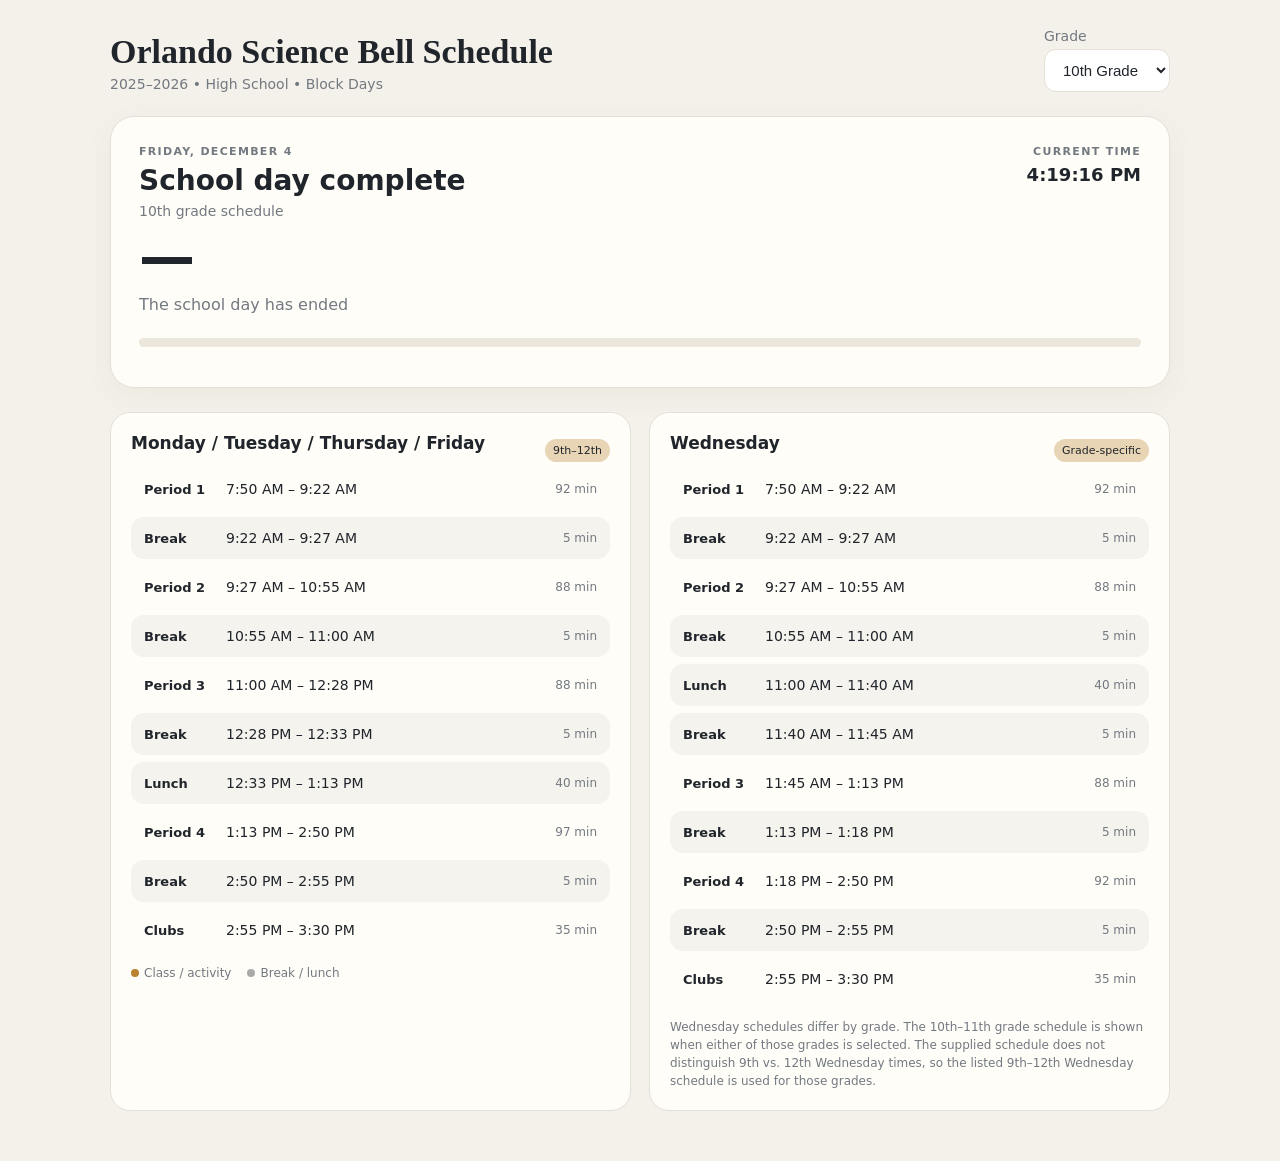
<file: orlando_science_bell_schedule_fixed.html>
<!DOCTYPE html>
<html lang="en">
<head>
<meta charset="UTF-8">
<meta name="viewport" content="width=device-width, initial-scale=1.0">
<title>Class Time</title>
<style>
  :root{
    --bg:#f4f1ea; --card:#fffdf8; --ink:#20252b; --muted:#737981;
    --line:#e5e0d6; --accent:#b9822f; --accent2:#e8d5b5;
    --green:#4f8067; --blue:#587a9e; --red:#a75b52;
  }
  *{box-sizing:border-box}
  body{margin:0;background:var(--bg);color:var(--ink);font-family:Inter,ui-sans-serif,system-ui,-apple-system,BlinkMacSystemFont,"Segoe UI",sans-serif}
  .wrap{max-width:1100px;margin:auto;padding:28px 20px 50px}
  header{display:flex;justify-content:space-between;gap:20px;align-items:flex-end;margin-bottom:24px}
  h1{font-family:Georgia,serif;font-size:34px;margin:0 0 5px}
  .sub{color:var(--muted);font-size:14px}
  select{border:1px solid var(--line);background:white;border-radius:12px;padding:11px 14px;font-size:15px;color:var(--ink);outline:none}
  .hero{background:var(--card);border:1px solid var(--line);border-radius:24px;padding:28px;box-shadow:0 8px 30px #51472d0d;margin-bottom:24px}
  .hero-top{display:flex;justify-content:space-between;gap:20px;align-items:flex-start}
  .label{text-transform:uppercase;letter-spacing:.12em;font-size:11px;font-weight:700;color:var(--muted)}
  .period{font-size:28px;font-weight:750;margin-top:6px}
  .count{font-size:56px;line-height:1;font-weight:800;letter-spacing:-.04em;margin:10px 0}
  .ends{font-size:16px;color:var(--muted)}
  .ends strong{color:var(--ink)}
  .progress{height:9px;background:#ece7dc;border-radius:99px;overflow:hidden;margin-top:24px}
  .bar{height:100%;width:0%;background:var(--accent);transition:width .5s}
  .status{margin-top:12px;color:var(--muted);font-size:13px}
  .grid{display:grid;grid-template-columns:1fr 1fr;gap:18px}
  .card{background:var(--card);border:1px solid var(--line);border-radius:20px;padding:20px}
  .card h2{font-size:17px;margin:0 0 15px}
  .day-title{display:flex;justify-content:space-between;align-items:center}
  .badge{font-size:11px;background:var(--accent2);padding:5px 8px;border-radius:99px}
  .schedule{display:flex;flex-direction:column;gap:7px}
  .row{display:grid;grid-template-columns:72px 1fr 105px;gap:10px;align-items:center;padding:12px;border-radius:13px;border:1px solid transparent}
  .row.current{background:#f7eddc;border-color:#e7d1aa}
  .row.break{background:#f5f3ee}
  .pnum{font-weight:750;font-size:13px}
  .time{font-size:14px}
  .duration{font-size:12px;color:var(--muted);text-align:right}
  .legend{display:flex;gap:16px;flex-wrap:wrap;margin-top:15px;font-size:12px;color:var(--muted)}
  .dot{display:inline-block;width:8px;height:8px;border-radius:50%;background:var(--accent);margin-right:5px}
  .dot.breakdot{background:#aaa}
  .notice{margin-top:18px;font-size:12px;color:var(--muted);line-height:1.5}
  @media(max-width:750px){
    header,.hero-top{align-items:flex-start;flex-direction:column}
    .grid{grid-template-columns:1fr}
    .count{font-size:46px}
    .row{grid-template-columns:60px 1fr 82px}
  }
</style>
</head>
<body>
<div class="wrap">
  <header>
    <div>
      <h1>Orlando Science Bell Schedule</h1>
      <div class="sub">2025–2026 • High School • Block Days</div>
    </div>
    <label>
      <span class="sub" style="display:block;margin-bottom:5px">Grade</span>
      <select id="grade">
        <option value="9">9th Grade</option>
        <option value="10" selected>10th Grade</option>
        <option value="11">11th Grade</option>
        <option value="12">12th Grade</option>
      </select>
    </label>
  </header>

  <section class="hero">
    <div class="hero-top">
      <div>
        <div class="label" id="dayLabel">Loading…</div>
        <div class="period" id="currentPeriod">Checking schedule…</div>
      <div class="sub" id="selectedGradeLabel" style="margin-top:6px"></div>
      </div>
      <div style="text-align:right">
        <div class="label">Current time</div>
        <div id="clock" style="font-size:18px;font-weight:700;margin-top:6px">--:--</div>
      </div>
    </div>
    <div class="count" id="countdown">--</div>
    <div class="ends" id="ends">Class ends at <strong>--</strong></div>
    <div class="progress"><div class="bar" id="bar"></div></div>
    <div class="status" id="status"></div>
  </section>

  <div class="grid">
    <section class="card">
      <div class="day-title">
        <h2>Monday / Tuesday / Thursday / Friday</h2>
        <span class="badge">9th–12th</span>
      </div>
      <div class="schedule" id="regular"></div>
      <div class="legend"><span><i class="dot"></i>Class / activity</span><span><i class="dot breakdot"></i>Break / lunch</span></div>
    </section>

    <section class="card">
      <div class="day-title">
        <h2>Wednesday</h2>
        <span class="badge">Grade-specific</span>
      </div>
      <div class="schedule" id="wednesday"></div>
      <div class="notice">Wednesday schedules differ by grade. The 10th–11th grade schedule is shown when either of those grades is selected. The supplied schedule does not distinguish 9th vs. 12th Wednesday times, so the listed 9th–12th Wednesday schedule is used for those grades.</div>
    </section>
  </div>
</div>

<script>
const regular = [
  {name:"Period 1", start:"07:50", end:"09:22", dur:"92 min"},
  {name:"Break", start:"09:22", end:"09:27", dur:"5 min", break:true},
  {name:"Period 2", start:"09:27", end:"10:55", dur:"88 min"},
  {name:"Break", start:"10:55", end:"11:00", dur:"5 min", break:true},
  {name:"Period 3", start:"11:00", end:"12:28", dur:"88 min"},
  {name:"Break", start:"12:28", end:"12:33", dur:"5 min", break:true},
  {name:"Lunch", start:"12:33", end:"13:13", dur:"40 min", break:true},
  {name:"Period 4", start:"13:13", end:"14:50", dur:"97 min"},
  {name:"Break", start:"14:50", end:"14:55", dur:"5 min", break:true},
  {name:"Clubs", start:"14:55", end:"15:30", dur:"35 min"}
];

const wedGeneral = [
  {name:"Period 1", start:"07:50", end:"09:22", dur:"92 min"},
  {name:"Break", start:"09:22", end:"09:27", dur:"5 min", break:true},
  {name:"Period 2", start:"09:27", end:"10:55", dur:"88 min"},
  {name:"Break", start:"10:55", end:"11:00", dur:"5 min", break:true},
  {name:"Lunch", start:"11:00", end:"11:40", dur:"40 min", break:true},
  {name:"Break", start:"11:40", end:"11:45", dur:"5 min", break:true},
  {name:"Period 3", start:"11:45", end:"13:13", dur:"88 min"},
  {name:"Break", start:"13:13", end:"13:18", dur:"5 min", break:true},
  {name:"Period 4", start:"13:18", end:"14:50", dur:"92 min"},
  {name:"Break", start:"14:50", end:"14:55", dur:"5 min", break:true},
  {name:"Clubs", start:"14:55", end:"15:30", dur:"35 min"}
];

const wed10_11 = [
  {name:"Period 1", start:"07:50", end:"09:05", dur:"75 min"},
  {name:"Break", start:"09:05", end:"09:10", dur:"5 min", break:true},
  {name:"Period 2", start:"09:10", end:"10:22", dur:"72 min"},
  {name:"Break", start:"10:22", end:"10:27", dur:"5 min", break:true},
  {name:"Lunch", start:"10:27", end:"11:07", dur:"40 min", break:true},
  {name:"Break", start:"11:07", end:"11:12", dur:"5 min", break:true},
  {name:"Period 3", start:"11:12", end:"12:25", dur:"73 min"},
  {name:"Break", start:"12:25", end:"12:30", dur:"5 min", break:true},
  {name:"Period 4", start:"12:30", end:"13:45", dur:"75 min"},
  {name:"Break", start:"13:45", end:"13:50", dur:"5 min", break:true},
  {name:"Clubs", start:"13:50", end:"14:25", dur:"35 min"}
];

const $ = id => document.getElementById(id);
const grade = $("grade");

// Keep the selected grade in one place so every part of the UI uses it.
let selectedGrade = grade.value;

grade.addEventListener("change", (event) => {
  selectedGrade = event.target.value;
  update(true);
});

function mins(t){ const [h,m]=t.split(":").map(Number); return h*60+m; }
function fmt(t){
  let [h,m]=t.split(":").map(Number);
  const ap=h>=12?"PM":"AM"; h=h%12||12;
  return `${h}:${String(m).padStart(2,"0")} ${ap}`;
}
function renderSchedule(el, data){
  el.innerHTML=data.map((x,i)=>`<div class="row ${x.break?"break":""}" data-i="${i}">
    <div class="pnum">${x.name}</div><div class="time">${fmt(x.start)} – ${fmt(x.end)}</div><div class="duration">${x.dur}</div>
  </div>`).join("");
}
function getData(now = new Date()){
  const isWed = now.getDay() === 3;
  return isWed && (selectedGrade === "10" || selectedGrade === "11")
    ? wed10_11
    : (isWed ? wedGeneral : regular);
}
function plural(n, unit){ return `${n}${unit}${n===1?"":"s"}`; }
function update(forceRender = false){
  const now = new Date(), day = now.getDay();
  const current = now.getHours()*60 + now.getMinutes() + now.getSeconds()/60;
  const isWed = day === 3, data = getData(now);
  $("dayLabel").textContent=now.toLocaleDateString(undefined,{weekday:"long",month:"long",day:"numeric"});
  $("clock").textContent=now.toLocaleTimeString([], {hour:"numeric",minute:"2-digit",second:"2-digit"});
$("selectedGradeLabel").textContent=`${selectedGrade}th grade schedule`;
  // Re-render immediately after a grade change, and whenever the day changes.
  // The regular schedule is grade-independent in the supplied schedule.
  renderSchedule($("regular"), regular);
  renderSchedule(
    $("wednesday"),
    isWed && (selectedGrade === "10" || selectedGrade === "11")
      ? wed10_11
      : wedGeneral
  );

  let idx=data.findIndex(x=>current>=mins(x.start)&&current<mins(x.end));
  if(day===0||day===6||idx<0){
    $("currentPeriod").textContent = day===0||day===6 ? "Weekend" : (current<mins(data[0].start) ? "Before school" : "School day complete");
    $("countdown").textContent="—";
    $("ends").innerHTML=day===0||day===6 ? "No classes today" : "The school day has ended";
    $("bar").style.width="0%"; $("status").textContent="";
    document.title="Orlando Science • Bell Schedule";
    return;
  }
  const x=data[idx], remaining=Math.max(0,Math.ceil((mins(x.end)-current)*60));
  const h=Math.floor(remaining/3600), m=Math.floor((remaining%3600)/60), s=remaining%60;
  const display = h ? `${h}h ${m}m` : `${m}m`;
  $("currentPeriod").textContent=x.name;
  $("countdown").textContent=display;
  $("ends").innerHTML=`${x.break ? "Ends" : "Class ends"} at <strong>${fmt(x.end)}</strong>`;
  const pct=((current-mins(x.start))/(mins(x.end)-mins(x.start)))*100;
  $("bar").style.width=Math.min(100,Math.max(0,pct))+"%";
  $("status").textContent=x.break ? "You're on a break." : "Time remaining in this period.";
  document.title=`${display} ${fmt(x.end)}`;
}
update(true);
setInterval(() => update(false), 1000);
</script>
</body>
</html>
</file>
